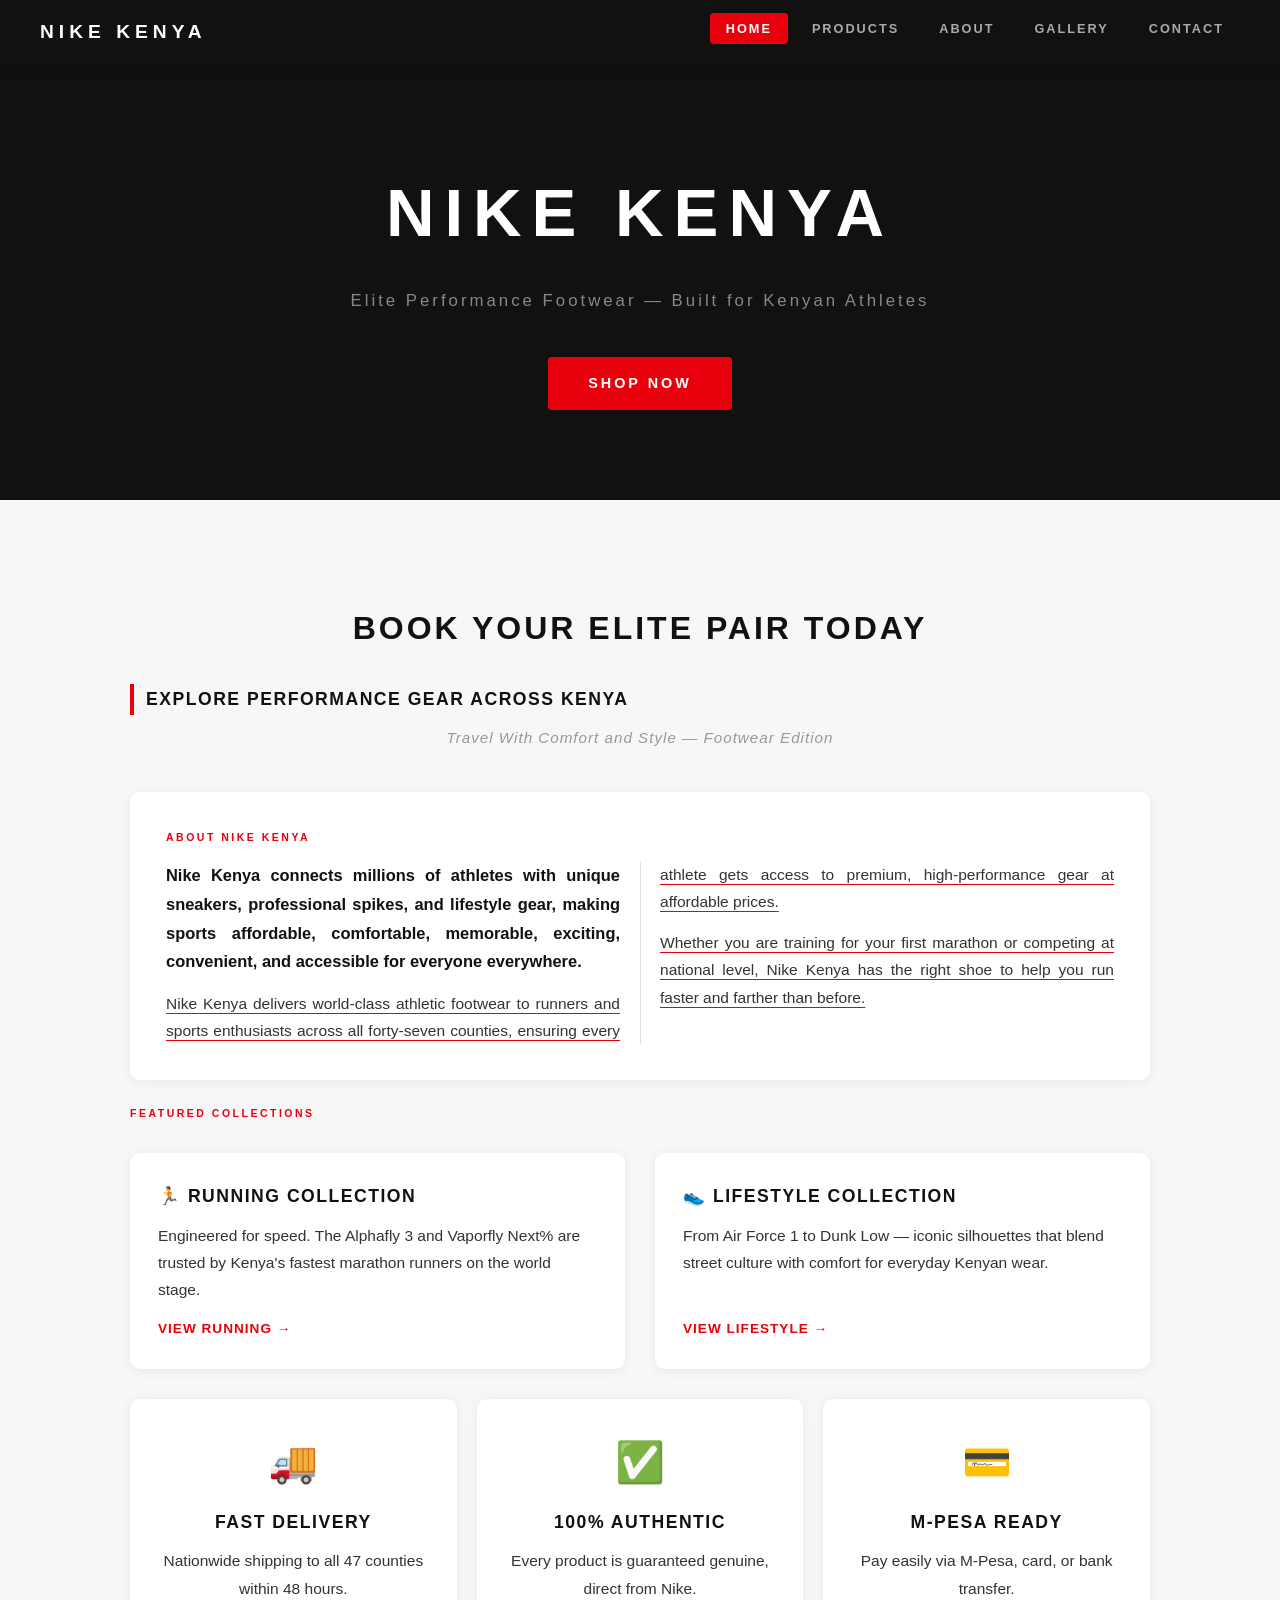
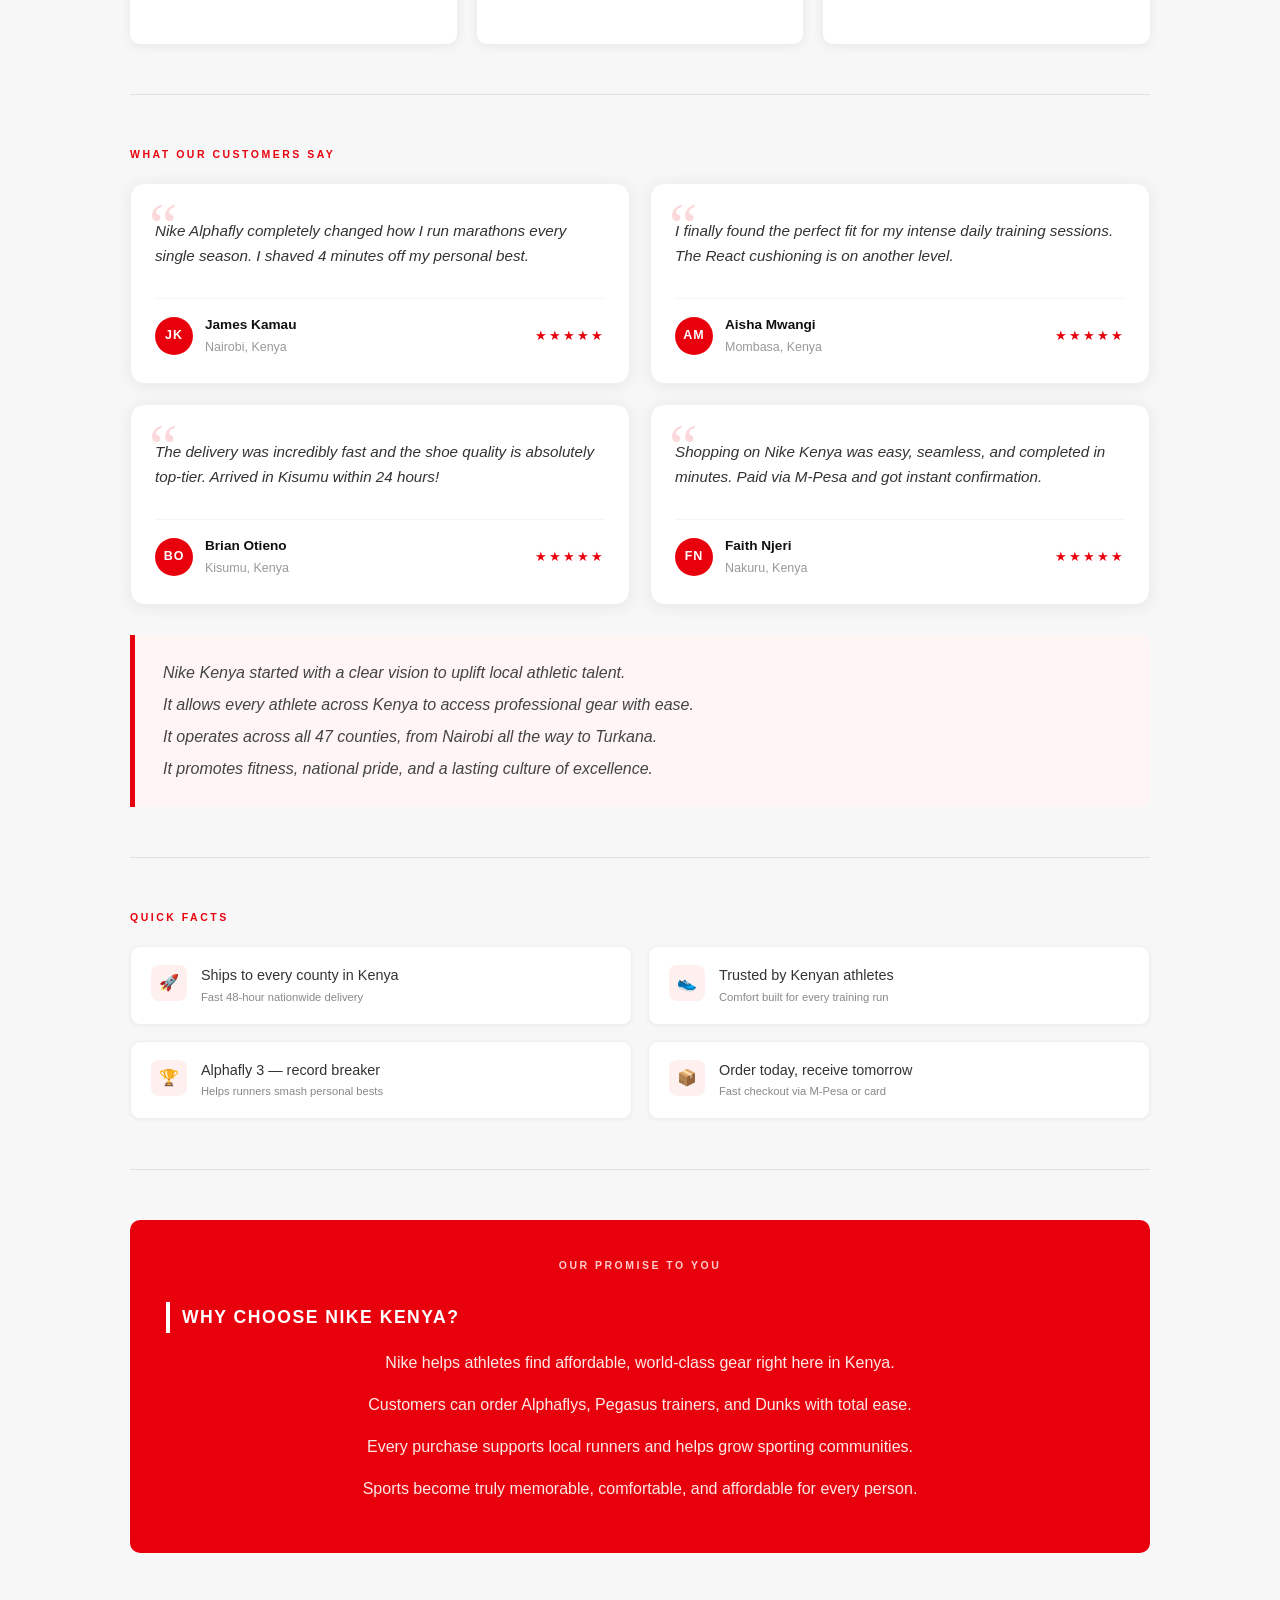
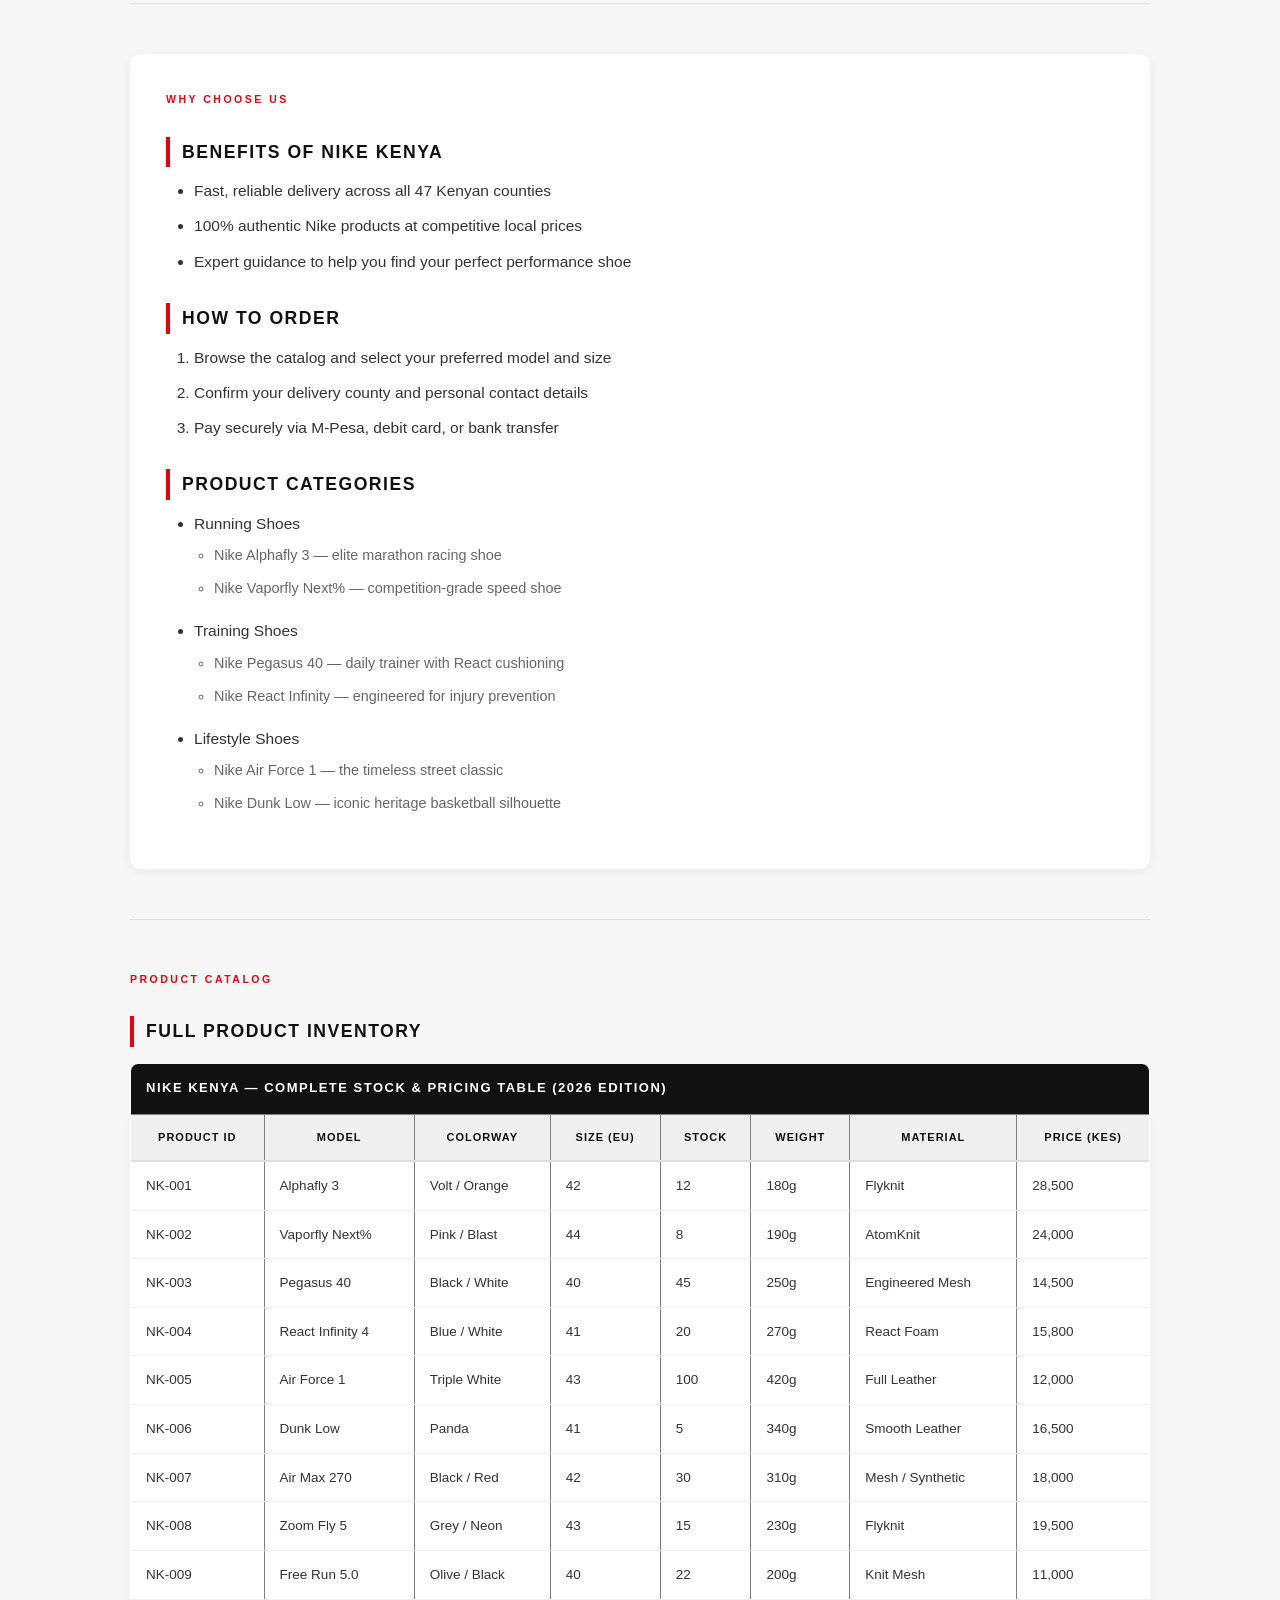
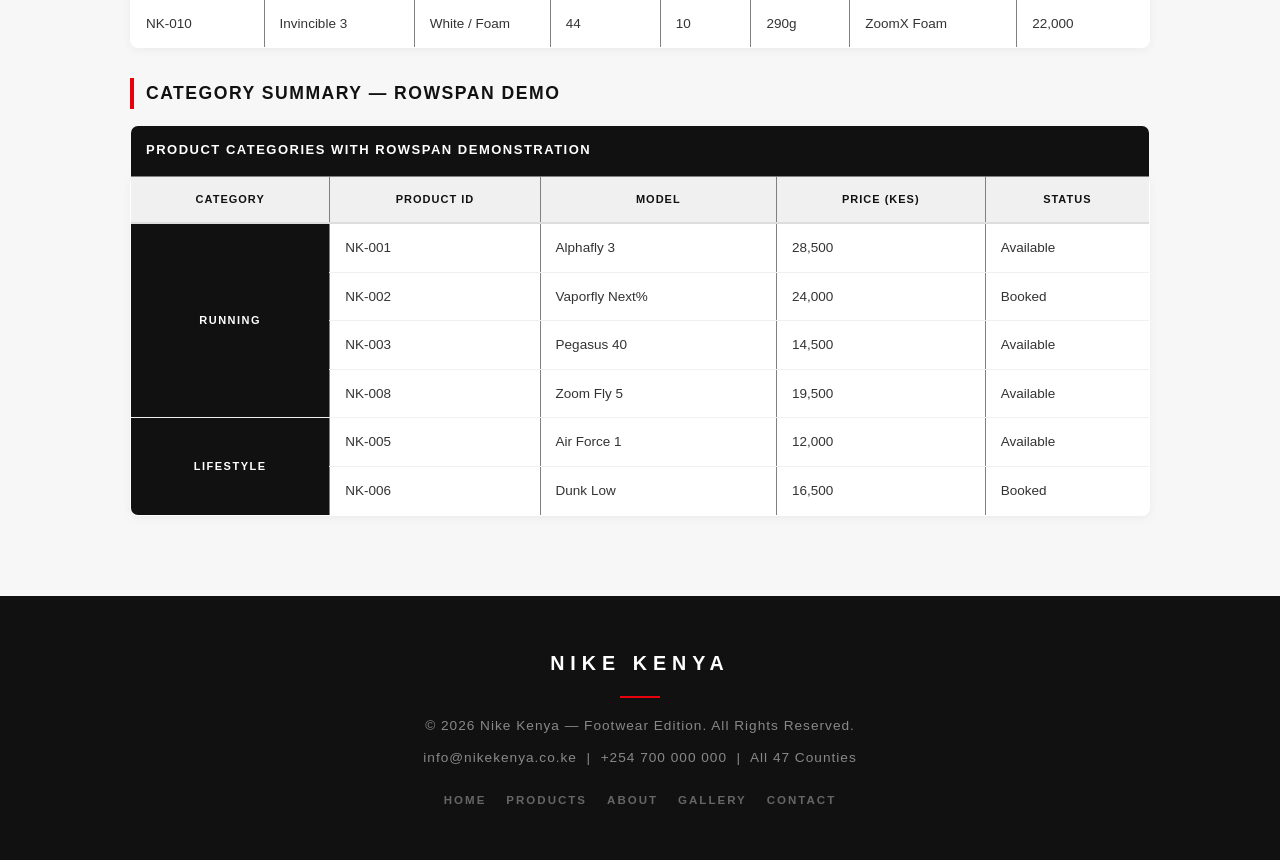
<file: index.html>
<!DOCTYPE html>
<html lang="en">
<head>
    <meta charset="UTF-8">
    <meta name="viewport" content="width=device-width, initial-scale=1.0">
    <title>Nike Kenya | Elite Performance</title>
    <link rel="stylesheet" href="nike_kenya_external.css">
    <style>
        u { text-decoration: underline; text-underline-offset: 4px; text-decoration-color: #e8000d; }
        sup, sub { font-size: 0.72em; font-weight: 600; }
        del { color: #aaaaaa; text-decoration: line-through; }
        q { font-style: italic; color: #555; }
        q::before { content: "\201C"; }
        q::after  { content: "\201D"; }

        .text-columns {
            column-count: 2;
            column-gap: 40px;
            column-rule: 1px solid #e0e0e0;
            text-align: justify;
            margin-top: 15px;
        }
        
        @media (max-width: 768px) {
            .text-columns { column-count: 1; }
        }

        /* --- REDESIGNED QUICK FACTS --- */
        .quick-facts-grid {
            display: grid;
            grid-template-columns: repeat(2, 1fr);
            gap: 16px;
            margin: 20px 0;
        }

        @media (max-width: 600px) {
            .quick-facts-grid { grid-template-columns: 1fr; }
        }

        .quick-fact-item {
            display: flex;
            align-items: flex-start;
            gap: 14px;
            background: #ffffff;
            border: 1px solid #f0f0f0;
            border-radius: 10px;
            padding: 18px 20px;
            box-shadow: 0 1px 4px rgba(0,0,0,0.05);
        }

        .quick-fact-icon {
            width: 36px;
            height: 36px;
            border-radius: 8px;
            background-color: #fff0f0;
            display: flex;
            align-items: center;
            justify-content: center;
            font-size: 16px;
            flex-shrink: 0;
        }

        .quick-fact-text {
            font-size: 0.9em;
            color: #333;
            line-height: 1.5;
            font-weight: 500;
        }

        .quick-fact-text span {
            display: block;
            font-size: 0.78em;
            font-weight: 400;
            color: #888;
            margin-top: 2px;
        }

        /* --- REDESIGNED TESTIMONIALS --- */
        .testimonials-grid {
            display: grid;
            grid-template-columns: repeat(2, 1fr);
            gap: 20px;
            margin: 20px 0 30px;
        }

        @media (max-width: 640px) {
            .testimonials-grid { grid-template-columns: 1fr; }
        }

        .testimonial-card {
            background: #ffffff;
            border-radius: 14px;
            padding: 24px;
            box-shadow: 0 2px 16px rgba(0,0,0,0.07);
            border: 1px solid #f0f0f0;
            position: relative;
            display: flex;
            flex-direction: column;
            gap: 16px;
        }

        .testimonial-card::before {
            content: "\201C";
            font-size: 4em;
            color: #e8000d;
            opacity: 0.15;
            line-height: 1;
            position: absolute;
            top: 10px;
            left: 18px;
            font-family: Georgia, serif;
        }

        .testimonial-text {
            font-size: 0.95em;
            color: #333;
            line-height: 1.65;
            font-style: italic;
            padding-top: 10px;
        }

        .testimonial-footer {
            display: flex;
            align-items: center;
            gap: 12px;
            border-top: 1px solid #f5f5f5;
            padding-top: 14px;
        }

        .testimonial-avatar {
            width: 38px;
            height: 38px;
            border-radius: 50%;
            background-color: #e8000d;
            color: #fff;
            display: flex;
            align-items: center;
            justify-content: center;
            font-size: 0.78em;
            font-weight: 700;
            letter-spacing: 1px;
            flex-shrink: 0;
        }

        .testimonial-name {
            font-size: 0.85em;
            font-weight: 700;
            color: #111;
        }

        .testimonial-location {
            font-size: 0.78em;
            color: #999;
        }

        .testimonial-stars {
            margin-left: auto;
            color: #e8000d;
            font-size: 0.8em;
            letter-spacing: 2px;
        }

        /* --- SECTION LABEL --- */
        .section-label {
            font-size: 10.5px; font-weight: 700; letter-spacing: 2.5px;
            text-transform: uppercase; color: #e8000d; margin-bottom: 6px; display: block;
        }

        .navbar {
            background-color: #111111; display: flex; align-items: center;
            justify-content: space-between; padding: 0 40px; height: 64px;
            position: sticky; top: 0; z-index: 999; box-shadow: 0 2px 12px rgba(0,0,0,0.3);
        }

        .nav-brand { color: #ffffff; font-size: 1.2em; font-weight: 900; letter-spacing: 5px; text-transform: uppercase; }
        .nav-links { list-style: none; display: flex; gap: 8px; margin: 0; padding: 0; }
        .nav-links li a {
            color: #aaaaaa; text-decoration: none; font-size: 0.82em; font-weight: 700;
            letter-spacing: 2px; text-transform: uppercase; padding: 8px 16px;
            border-radius: 4px; transition: color 0.2s, background 0.2s;
        }
        .nav-links li a:hover, .nav-links li a.active { color: #ffffff; background-color: #e8000d; }

        .two-col { display: grid; grid-template-columns: 1fr 1fr; gap: 30px; margin: 30px 0; }
        .two-col-3 { display: grid; grid-template-columns: 1fr 1fr 1fr; gap: 20px; margin: 30px 0; }
        
        .col-card { background: #fff; border-radius: 10px; padding: 28px; box-shadow: 0 2px 12px rgba(0,0,0,0.07); }
        .col-card h3 { border: none; padding: 0; margin-bottom: 10px; }

        .hero-btn {
            display: inline-block; margin-top: 28px; background-color: #e8000d;
            color: #ffffff; text-decoration: none; padding: 14px 40px; border-radius: 4px;
            font-weight: 800; letter-spacing: 3px; text-transform: uppercase; font-size: 0.9em;
        }
        .hero-btn:hover { background-color: #b5000a; }

        .footer-links { margin-top: 20px; display: flex; justify-content: center; gap: 20px; flex-wrap: wrap; }
        .footer-links a { color: #666; text-decoration: none; font-size: 0.82em; font-weight: 700; letter-spacing: 2px; text-transform: uppercase; }
        .footer-links a:hover { color: #e8000d; }
    </style>
</head>
<body>

    <nav class="navbar">
        <div class="nav-brand">NIKE KENYA</div>
        <ul class="nav-links">
            <li><a href="index.html" class="active">Home</a></li>
            <li><a href="products.html">Products</a></li>
            <li><a href="about.html">About</a></li>
            <li><a href="gallery.html">Gallery</a></li>
            <li><a href="contact.html">Contact</a></li>
        </ul>
    </nav>

    <div class="container-hero">
        <h1 style="font-size: 4.2em; letter-spacing: 10px; color: #ffffff; font-weight: 900;">NIKE KENYA</h1>
        <p style="color: #888888; font-size: 1.05em; letter-spacing: 3px; margin-top: 10px;">Elite Performance Footwear — Built for Kenyan Athletes</p>
        <a href="products.html" class="hero-btn">Shop Now</a>
    </div>

    <div class="page-wrap">

        <h2>Book Your Elite Pair Today</h2>
        <h3>Explore Performance Gear Across Kenya</h3>
        <h4>Travel With Comfort and Style — Footwear Edition</h4>

        <div class="container-info">
            <span class="section-label">About Nike Kenya</span>
            <div class="text-columns">
                <p><strong style="font-size: 1.06em; color: #111111;">Nike Kenya connects millions of athletes with unique sneakers, professional spikes, and lifestyle gear, making sports affordable, comfortable, memorable, exciting, convenient, and accessible for everyone everywhere.</strong></p>
                <p><u>Nike Kenya delivers world-class athletic footwear to runners and sports enthusiasts across all forty-seven counties, ensuring every athlete gets access to premium, high-performance gear at affordable prices.</u></p>
                <p><u>Whether you are training for your first marathon or competing at national level, Nike Kenya has the right shoe to help you run faster and farther than before.</u></p>
            </div>
        </div>

        <span class="section-label">Featured Collections</span>
        <div class="two-col">
            <div class="col-card">
                <h3>🏃 Running Collection</h3>
                <p>Engineered for speed. The Alphafly 3 and Vaporfly Next% are trusted by Kenya's fastest marathon runners on the world stage.</p>
                <a href="products.html" style="color:#e8000d; font-weight:700; text-decoration:none; font-size:0.85em; letter-spacing:1px; text-transform:uppercase;">View Running →</a>
            </div>
            <div class="col-card">
                <h3>👟 Lifestyle Collection</h3>
                <p>From Air Force 1 to Dunk Low — iconic silhouettes that blend street culture with comfort for everyday Kenyan wear.</p>
                <a href="products.html" style="color:#e8000d; font-weight:700; text-decoration:none; font-size:0.85em; letter-spacing:1px; text-transform:uppercase;">View Lifestyle →</a>
            </div>
        </div>

        <div class="two-col-3">
            <div class="col-card" style="text-align:center;">
                <div style="font-size:2.5em; margin-bottom:10px;">🚚</div>
                <h3>Fast Delivery</h3>
                <p>Nationwide shipping to all 47 counties within 48 hours.</p>
            </div>
            <div class="col-card" style="text-align:center;">
                <div style="font-size:2.5em; margin-bottom:10px;">✅</div>
                <h3>100% Authentic</h3>
                <p>Every product is guaranteed genuine, direct from Nike.</p>
            </div>
            <div class="col-card" style="text-align:center;">
                <div style="font-size:2.5em; margin-bottom:10px;">💳</div>
                <h3>M-Pesa Ready</h3>
                <p>Pay easily via M-Pesa, card, or bank transfer.</p>
            </div>
        </div>

        <hr>

        <!-- REDESIGNED: What Our Customers Say -->
        <span class="section-label">What Our Customers Say</span>

        <div class="testimonials-grid">
            <div class="testimonial-card">
                <p class="testimonial-text">Nike Alphafly completely changed how I run marathons every single season. I shaved 4 minutes off my personal best.</p>
                <div class="testimonial-footer">
                    <div class="testimonial-avatar">JK</div>
                    <div>
                        <div class="testimonial-name">James Kamau</div>
                        <div class="testimonial-location">Nairobi, Kenya</div>
                    </div>
                    <div class="testimonial-stars">★★★★★</div>
                </div>
            </div>
            <div class="testimonial-card">
                <p class="testimonial-text">I finally found the perfect fit for my intense daily training sessions. The React cushioning is on another level.</p>
                <div class="testimonial-footer">
                    <div class="testimonial-avatar">AM</div>
                    <div>
                        <div class="testimonial-name">Aisha Mwangi</div>
                        <div class="testimonial-location">Mombasa, Kenya</div>
                    </div>
                    <div class="testimonial-stars">★★★★★</div>
                </div>
            </div>
            <div class="testimonial-card">
                <p class="testimonial-text">The delivery was incredibly fast and the shoe quality is absolutely top-tier. Arrived in Kisumu within 24 hours!</p>
                <div class="testimonial-footer">
                    <div class="testimonial-avatar">BO</div>
                    <div>
                        <div class="testimonial-name">Brian Otieno</div>
                        <div class="testimonial-location">Kisumu, Kenya</div>
                    </div>
                    <div class="testimonial-stars">★★★★★</div>
                </div>
            </div>
            <div class="testimonial-card">
                <p class="testimonial-text">Shopping on Nike Kenya was easy, seamless, and completed in minutes. Paid via M-Pesa and got instant confirmation.</p>
                <div class="testimonial-footer">
                    <div class="testimonial-avatar">FN</div>
                    <div>
                        <div class="testimonial-name">Faith Njeri</div>
                        <div class="testimonial-location">Nakuru, Kenya</div>
                    </div>
                    <div class="testimonial-stars">★★★★★</div>
                </div>
            </div>
        </div>

        <blockquote>
            Nike Kenya started with a clear vision to uplift local athletic talent.<br>
            It allows every athlete across Kenya to access professional gear with ease.<br>
            It operates across all 47 counties, from Nairobi all the way to Turkana.<br>
            It promotes fitness, national pride, and a lasting culture of excellence.
        </blockquote>

        <!-- REDESIGNED: Quick Facts -->
        <hr>

        <span class="section-label">Quick Facts</span>
        <div class="quick-facts-grid">
            <div class="quick-fact-item">
                <div class="quick-fact-icon">🚀</div>
                <div>
                    <div class="quick-fact-text">Ships to every county in Kenya
                        <span>Fast 48-hour nationwide delivery</span>
                    </div>
                </div>
            </div>
            <div class="quick-fact-item">
                <div class="quick-fact-icon">👟</div>
                <div>
                    <div class="quick-fact-text">Trusted by Kenyan athletes
                        <span>Comfort built for every training run</span>
                    </div>
                </div>
            </div>
            <div class="quick-fact-item">
                <div class="quick-fact-icon">🏆</div>
                <div>
                    <div class="quick-fact-text">Alphafly 3 — record breaker
                        <span>Helps runners smash personal bests</span>
                    </div>
                </div>
            </div>
            <div class="quick-fact-item">
                <div class="quick-fact-icon">📦</div>
                <div>
                    <div class="quick-fact-text">Order today, receive tomorrow
                        <span>Fast checkout via M-Pesa or card</span>
                    </div>
                </div>
            </div>
        </div>

        <hr>

        <div class="container-dark">
            <span class="section-label" style="color:#ffcccc;">Our Promise to You</span>
            <h3 style="color:#ffffff; border-left:4px solid #ffffff; display:block; text-align:left;">Why Choose Nike Kenya?</h3>
            <p>Nike helps athletes find affordable, world-class gear right here in Kenya.</p>
            <p>Customers can order Alphaflys, Pegasus trainers, and Dunks with total ease.</p>
            <p>Every purchase supports local runners and helps grow sporting communities.</p>
            <p>Sports become truly memorable, comfortable, and affordable for every person.</p>
        </div>

        <hr>

        <div class="container-light">
            <span class="section-label">Why Choose Us</span>
            <h3>Benefits of Nike Kenya</h3>
            <ul>
                <li>Fast, reliable delivery across all 47 Kenyan counties</li>
                <li>100% authentic Nike products at competitive local prices</li>
                <li>Expert guidance to help you find your perfect performance shoe</li>
            </ul>

            <h3>How to Order</h3>
            <ol>
                <li>Browse the catalog and select your preferred model and size</li>
                <li>Confirm your delivery county and personal contact details</li>
                <li>Pay securely via M-Pesa, debit card, or bank transfer</li>
            </ol>

            <h3>Product Categories</h3>
            <ul>
                <li>Running Shoes
                    <ul>
                        <li>Nike Alphafly 3 — elite marathon racing shoe</li>
                        <li>Nike Vaporfly Next% — competition-grade speed shoe</li>
                    </ul>
                </li>
                <li>Training Shoes
                    <ul>
                        <li>Nike Pegasus 40 — daily trainer with React cushioning</li>
                        <li>Nike React Infinity — engineered for injury prevention</li>
                    </ul>
                </li>
                <li>Lifestyle Shoes
                    <ul>
                        <li>Nike Air Force 1 — the timeless street classic</li>
                        <li>Nike Dunk Low — iconic heritage basketball silhouette</li>
                    </ul>
                </li>
            </ul>
        </div>

        <hr>

        <span class="section-label">Product Catalog</span>
        <h3>Full Product Inventory</h3>
        <table border="1">
            <caption>Nike Kenya — Complete Stock &amp; Pricing Table (2026 Edition)</caption>
            <thead>
                <tr>
                    <th>Product ID</th><th>Model</th><th>Colorway</th><th>Size (EU)</th><th>Stock</th><th>Weight</th><th>Material</th><th>Price (KES)</th>
                </tr>
            </thead>
            <tbody>
                <tr><td>NK-001</td><td>Alphafly 3</td><td>Volt / Orange</td><td>42</td><td>12</td><td>180g</td><td>Flyknit</td><td>28,500</td></tr>
                <tr><td>NK-002</td><td>Vaporfly Next%</td><td>Pink / Blast</td><td>44</td><td>8</td><td>190g</td><td>AtomKnit</td><td>24,000</td></tr>
                <tr><td>NK-003</td><td>Pegasus 40</td><td>Black / White</td><td>40</td><td>45</td><td>250g</td><td>Engineered Mesh</td><td>14,500</td></tr>
                <tr><td>NK-004</td><td>React Infinity 4</td><td>Blue / White</td><td>41</td><td>20</td><td>270g</td><td>React Foam</td><td>15,800</td></tr>
                <tr><td>NK-005</td><td>Air Force 1</td><td>Triple White</td><td>43</td><td>100</td><td>420g</td><td>Full Leather</td><td>12,000</td></tr>
                <tr><td>NK-006</td><td>Dunk Low</td><td>Panda</td><td>41</td><td>5</td><td>340g</td><td>Smooth Leather</td><td>16,500</td></tr>
                <tr><td>NK-007</td><td>Air Max 270</td><td>Black / Red</td><td>42</td><td>30</td><td>310g</td><td>Mesh / Synthetic</td><td>18,000</td></tr>
                <tr><td>NK-008</td><td>Zoom Fly 5</td><td>Grey / Neon</td><td>43</td><td>15</td><td>230g</td><td>Flyknit</td><td>19,500</td></tr>
                <tr><td>NK-009</td><td>Free Run 5.0</td><td>Olive / Black</td><td>40</td><td>22</td><td>200g</td><td>Knit Mesh</td><td>11,000</td></tr>
                <tr><td>NK-010</td><td>Invincible 3</td><td>White / Foam</td><td>44</td><td>10</td><td>290g</td><td>ZoomX Foam</td><td>22,000</td></tr>
            </tbody>
        </table>

        <h3>Category Summary — Rowspan Demo</h3>
        <table border="1">
            <caption>Product Categories with Rowspan Demonstration</caption>
            <thead>
                <tr><th>Category</th><th>Product ID</th><th>Model</th><th>Price (KES)</th><th>Status</th></tr>
            </thead>
            <tbody>
                <tr><td rowspan="4">Running</td><td>NK-001</td><td>Alphafly 3</td><td>28,500</td><td>Available</td></tr>
                <tr><td>NK-002</td><td>Vaporfly Next%</td><td>24,000</td><td>Booked</td></tr>
                <tr><td>NK-003</td><td>Pegasus 40</td><td>14,500</td><td>Available</td></tr>
                <tr><td>NK-008</td><td>Zoom Fly 5</td><td>19,500</td><td>Available</td></tr>
                <tr><td rowspan="2">Lifestyle</td><td>NK-005</td><td>Air Force 1</td><td>12,000</td><td>Available</td></tr>
                <tr><td>NK-006</td><td>Dunk Low</td><td>16,500</td><td>Booked</td></tr>
            </tbody>
        </table>

    </div>

    <footer>
        <p class="footer-brand">NIKE KENYA</p>
        <hr class="footer-divider">
        <p>&copy; 2026 Nike Kenya — Footwear Edition. All Rights Reserved.</p>
        <p>info@nikekenya.co.ke &nbsp;|&nbsp; +254 700 000 000 &nbsp;|&nbsp; All 47 Counties</p>
        <div class="footer-links">
            <a href="index.html">Home</a>
            <a href="products.html">Products</a>
            <a href="about.html">About</a>
            <a href="gallery.html">Gallery</a>
            <a href="contact.html">Contact</a>
        </div>
    </footer>

</body>
</html>
</file>
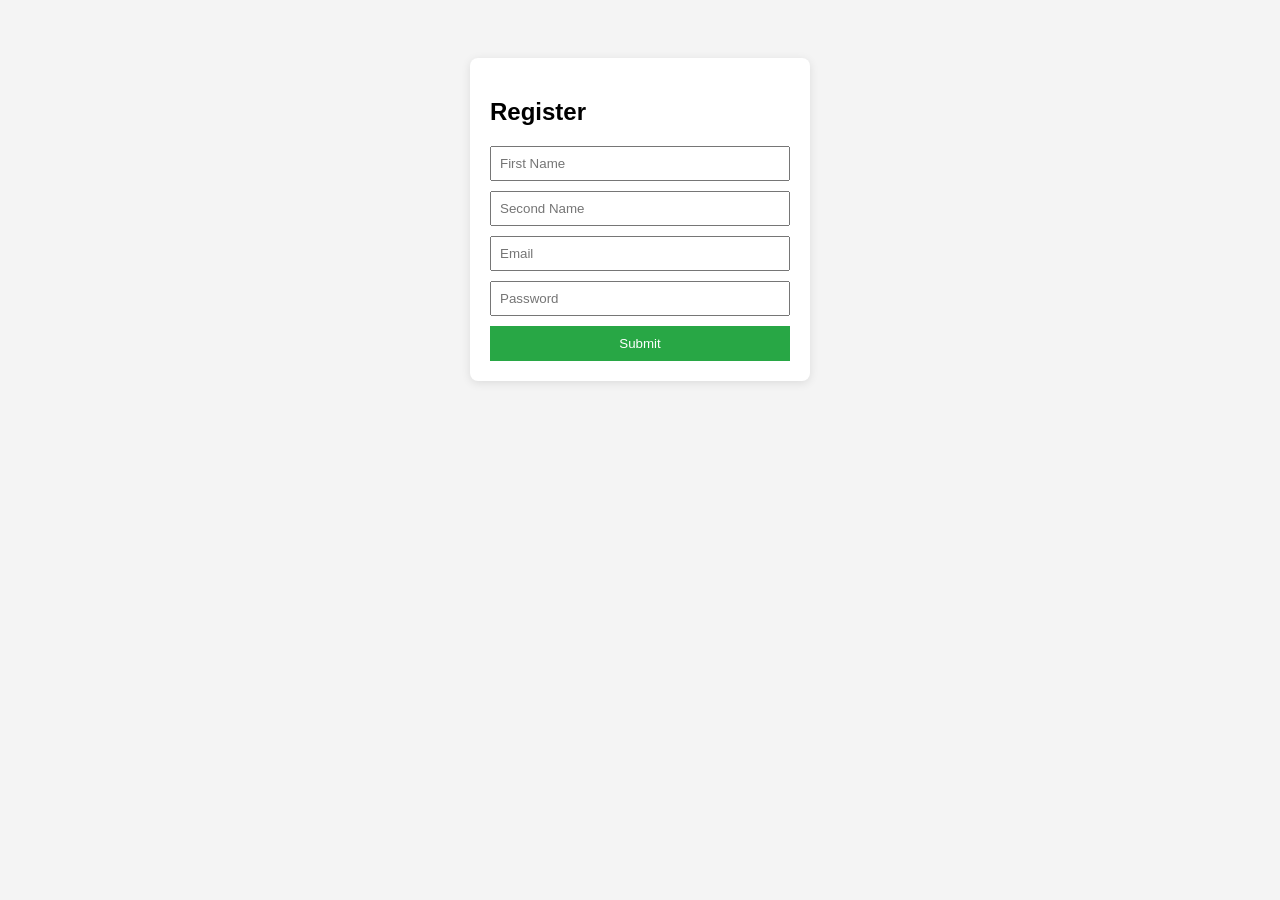
<file: form-registration/index.html>
<!DOCTYPE html>
<html>
<head>
    <title>Registration Form</title>
    <style>
        body { font-family: sans-serif; display: flex; justify-content: center; padding: 50px; background: #f4f4f4; }
        .box { background: white; padding: 20px; border-radius: 8px; box-shadow: 0 2px 10px rgba(0,0,0,0.1); width: 300px;}
        input { display: block; width: 100%; margin-bottom: 10px; padding: 8px; box-sizing: border-box; }
        button { width: 100%; padding: 10px; background: #28a745; color: white; border: none; cursor: pointer; }
        #message { display: none; color: green; text-align: center; margin-top: 20px; }
    </style>
</head>
<body>
    <div class="box" id="formBox">
        <h2>Register</h2>
        <form id="regForm">
            <input type="text" placeholder="First Name" required>
            <input type="text" placeholder="Second Name" required>
            <input type="email" placeholder="Email" required>
            <input type="password" placeholder="Password" required>
            <button type="submit">Submit</button>
        </form>
    </div>

    <div class="box" id="successBox" style="display:none;">
        <h2 style="color: green;">Thank You!</h2>
        <p>Your form has been submitted successfully.</p>
        <button onclick="location.reload()">Back</button>
    </div>

    <script>
        document.getElementById('regForm').onsubmit = function(e) {
            e.preventDefault(); // This stops the page from looking for a PHP file
            document.getElementById('formBox').style.display = 'none';
            document.getElementById('successBox').style.display = 'block';
        };
    </script>
</body>
</html>
</file>
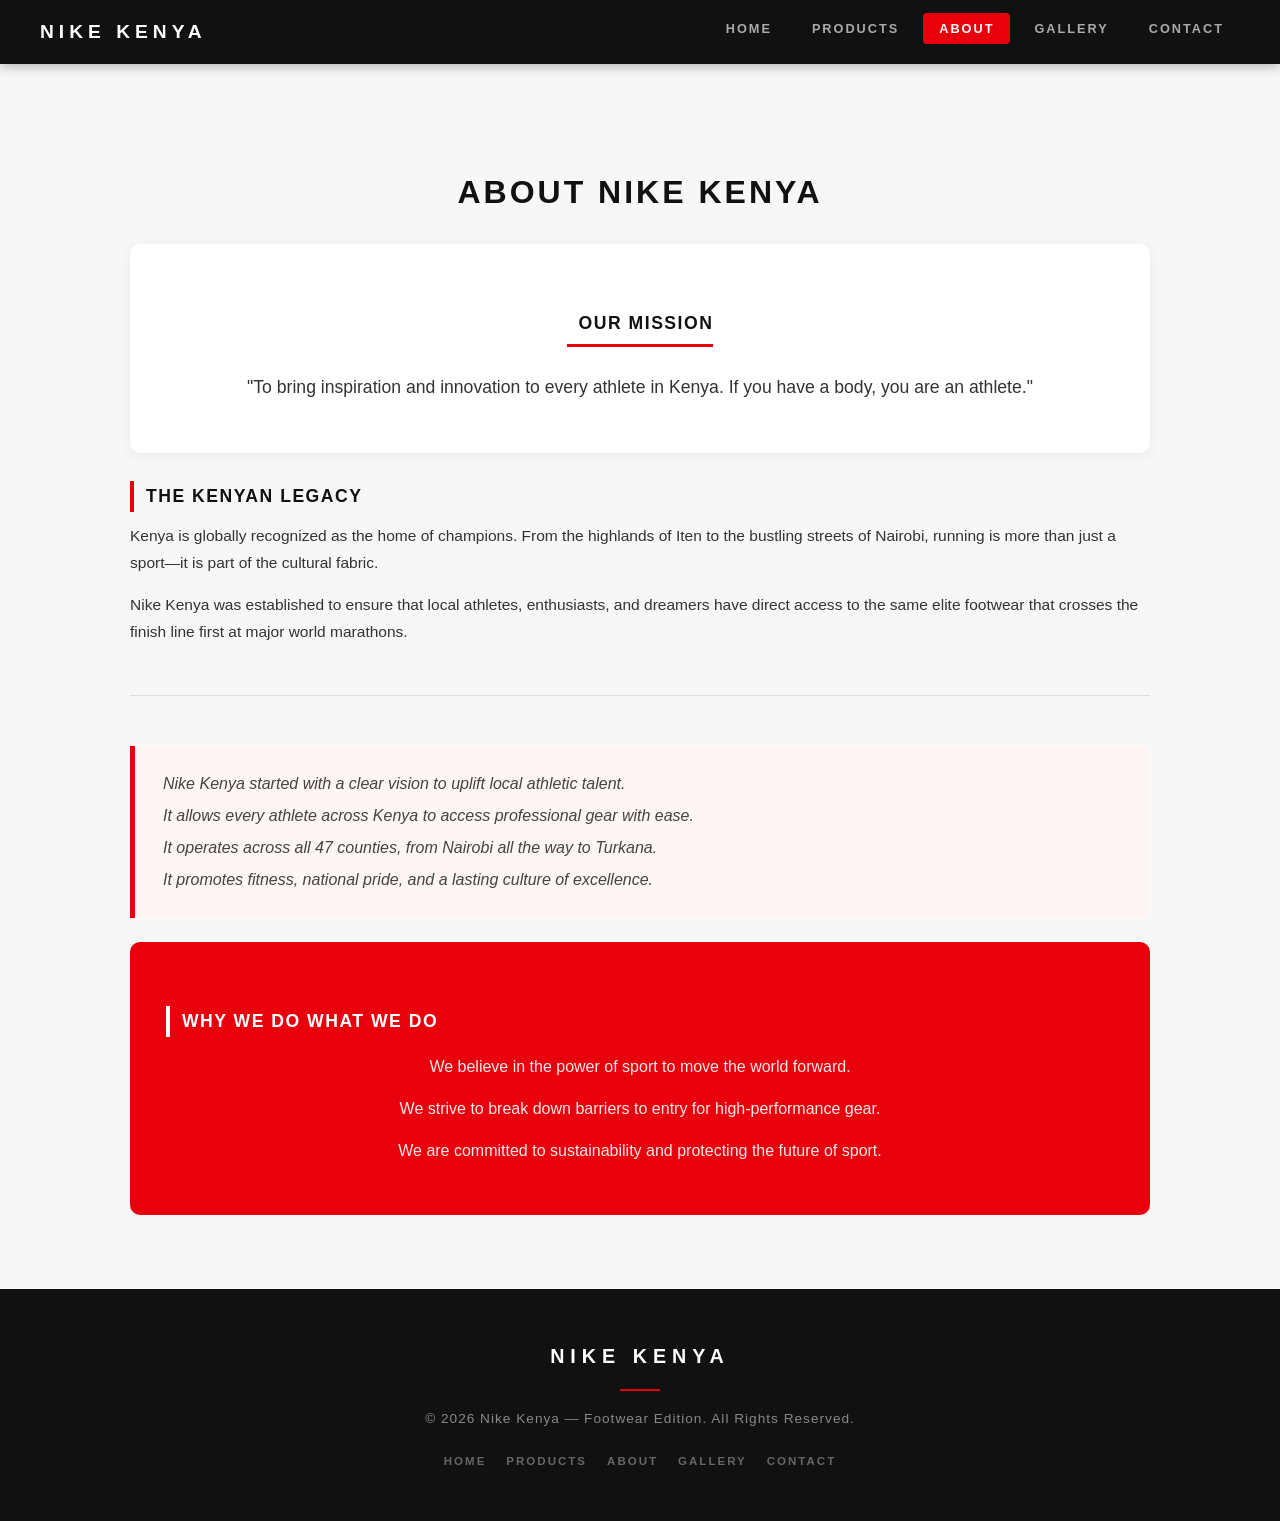
<file: about.html>
<!DOCTYPE html>
<html lang="en">
<head>
    <meta charset="UTF-8">
    <meta name="viewport" content="width=device-width, initial-scale=1.0">
    <title>Nike Kenya | About Us</title>
    <link rel="stylesheet" href="nike_kenya_external.css">
</head>
<body>

    <nav class="navbar">
        <div class="nav-brand">NIKE KENYA</div>
        <ul class="nav-links">
            <li><a href="index.html">Home</a></li>
            <li><a href="products.html">Products</a></li>
            <li><a href="about.html" class="active">About</a></li>
            <li><a href="gallery.html">Gallery</a></li>
            <li><a href="contact.html">Contact</a></li>
        </ul>
    </nav>

    <div class="page-wrap">
        <h2>About Nike Kenya</h2>
        
        <div class="container-info" style="text-align: center;">
            <h3 style="border-left: none; display: inline-block; border-bottom: 3px solid #e8000d; padding-bottom: 5px;">Our Mission</h3>
            <p style="font-size: 1.1em; line-height: 1.8; margin-top: 15px;">
                "To bring inspiration and innovation to every athlete in Kenya. If you have a body, you are an athlete."
            </p>
        </div>

        <div>
            <h3>The Kenyan Legacy</h3>
            <p>Kenya is globally recognized as the home of champions. From the highlands of Iten to the bustling streets of Nairobi, running is more than just a sport—it is part of the cultural fabric.</p>
            <p>Nike Kenya was established to ensure that local athletes, enthusiasts, and dreamers have direct access to the same elite footwear that crosses the finish line first at major world marathons.</p>
        </div>

        <hr>

        <blockquote>
            Nike Kenya started with a clear vision to uplift local athletic talent.<br>
            It allows every athlete across Kenya to access professional gear with ease.<br>
            It operates across all 47 counties, from Nairobi all the way to Turkana.<br>
            It promotes fitness, national pride, and a lasting culture of excellence.
        </blockquote>

        <div class="container-dark">
            <h3 style="color:#ffffff; border-left:4px solid #ffffff; display:block; text-align:left;">Why We Do What We Do</h3>
            <p>We believe in the power of sport to move the world forward.</p>
            <p>We strive to break down barriers to entry for high-performance gear.</p>
            <p>We are committed to sustainability and protecting the future of sport.</p>
        </div>
    </div>

    <footer>
        <p class="footer-brand">NIKE KENYA</p>
        <hr class="footer-divider">
        <p>&copy; 2026 Nike Kenya — Footwear Edition. All Rights Reserved.</p>
        <div class="footer-links">
            <a href="index.html">Home</a>
            <a href="products.html">Products</a>
            <a href="about.html">About</a>
            <a href="gallery.html">Gallery</a>
            <a href="contact.html">Contact</a>
        </div>
    </footer>
</body>
</html>
</file>
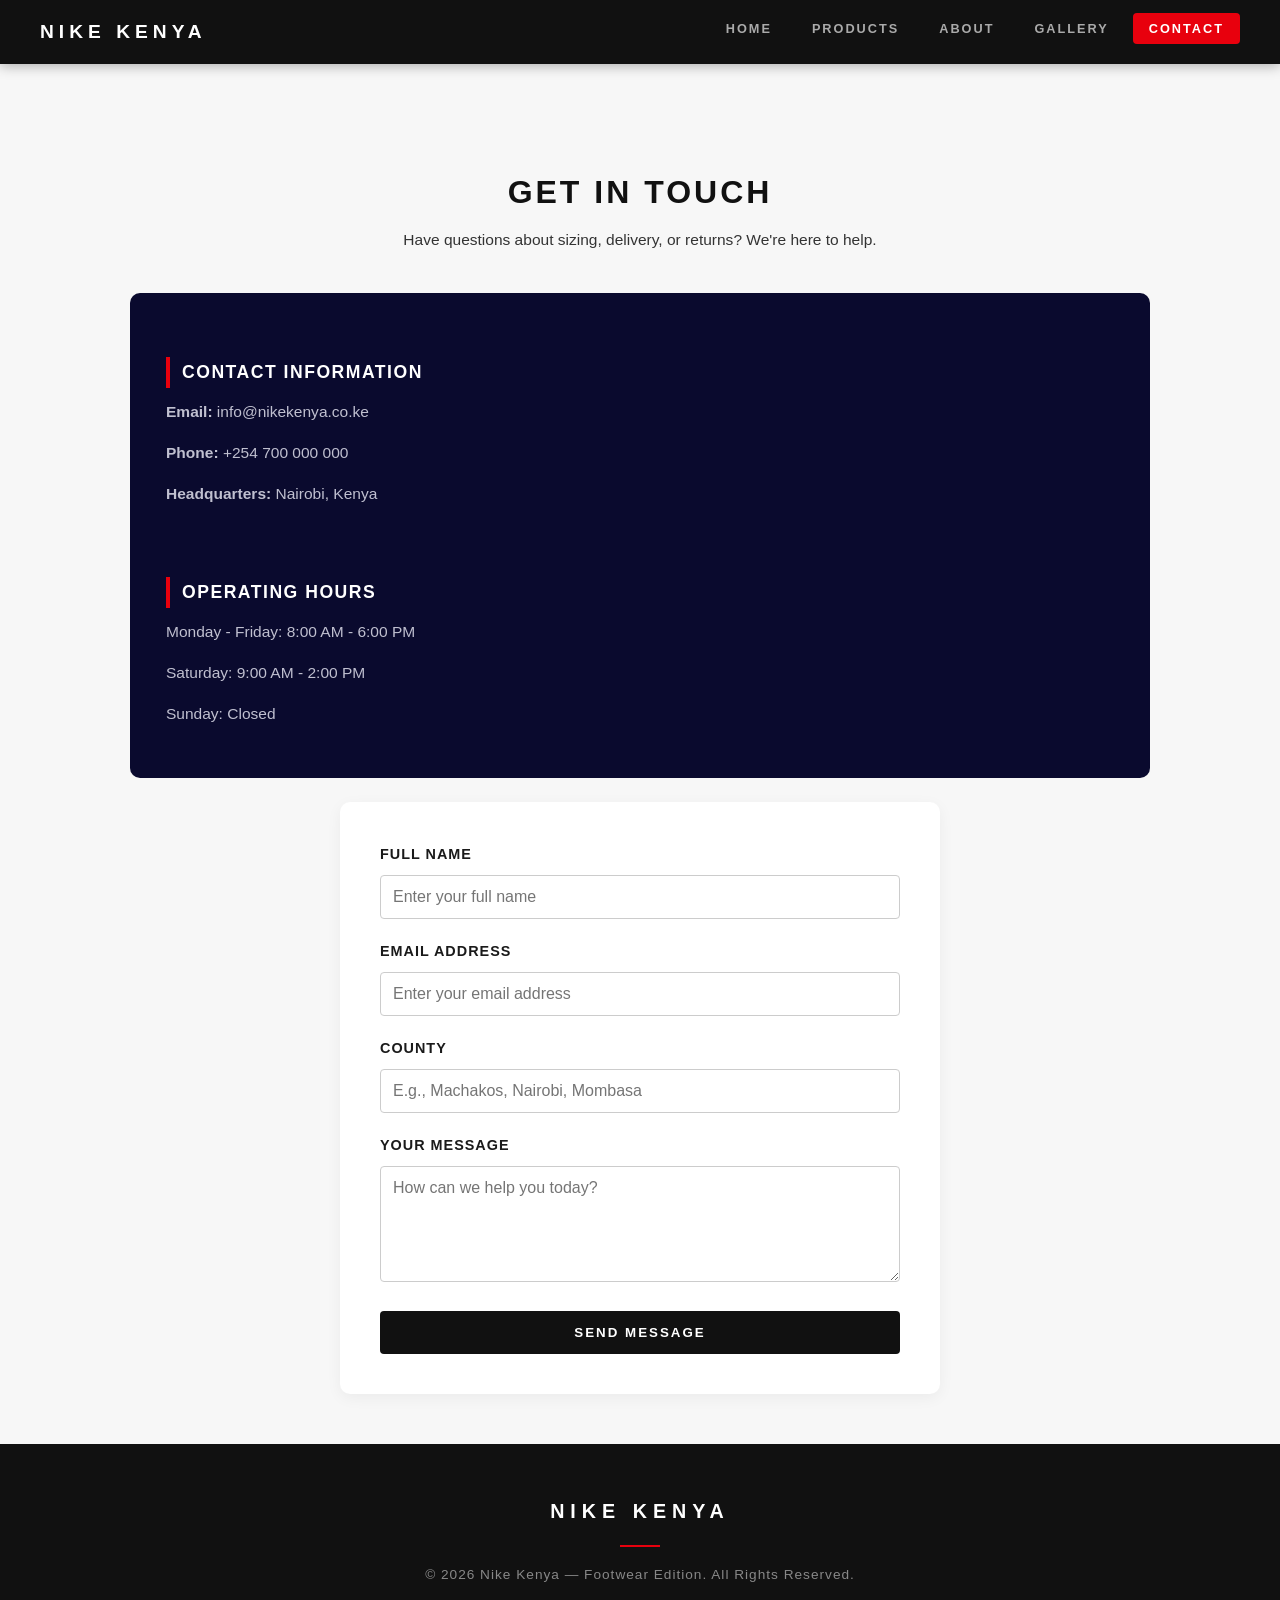
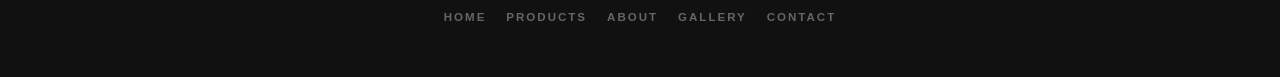
<file: contact.html>
<!DOCTYPE html>
<html lang="en">
<head>
    <meta charset="UTF-8">
    <meta name="viewport" content="width=device-width, initial-scale=1.0">
    <title>Nike Kenya | Contact</title>
    <link rel="stylesheet" href="nike_kenya_external.css">
    
    <style>
        .contact-form {
            background: #fff;
            padding: 40px;
            border-radius: 10px;
            box-shadow: 0 4px 15px rgba(0,0,0,0.05);
            max-width: 600px;
            margin: 0 auto;
        }
        .form-group {
            margin-bottom: 20px;
        }
        .form-group label {
            display: block;
            font-weight: 700;
            margin-bottom: 8px;
            font-size: 0.9em;
            text-transform: uppercase;
            letter-spacing: 1px;
        }
        .form-group input, .form-group textarea {
            width: 100%;
            padding: 12px;
            border: 1px solid #ccc;
            border-radius: 4px;
            font-family: inherit;
            font-size: 1em;
        }
        .form-group input:focus, .form-group textarea:focus {
            border-color: #e8000d;
            outline: none;
        }
        .submit-btn {
            background-color: #111111;
            color: #ffffff;
            border: none;
            padding: 14px 30px;
            border-radius: 4px;
            font-weight: 800;
            letter-spacing: 2px;
            text-transform: uppercase;
            cursor: pointer;
            width: 100%;
            transition: background 0.2s;
        }
        .submit-btn:hover {
            background-color: #e8000d;
        }
    </style>
</head>
<body>

    <nav class="navbar">
        <div class="nav-brand">NIKE KENYA</div>
        <ul class="nav-links">
            <li><a href="index.html">Home</a></li>
            <li><a href="products.html">Products</a></li>
            <li><a href="about.html">About</a></li>
            <li><a href="gallery.html">Gallery</a></li>
            <li><a href="contact.html" class="active">Contact</a></li>
        </ul>
    </nav>

    <div class="page-wrap">
        <h2>Get In Touch</h2>
        <p style="text-align: center; margin-bottom: 40px;">Have questions about sizing, delivery, or returns? We're here to help.</p>

        <div class="two-col">
            <div class="container-highlight">
                <h3 style="color:#ffffff;">Contact Information</h3>
                <p><strong>Email:</strong> info@nikekenya.co.ke</p>
                <p><strong>Phone:</strong> +254 700 000 000</p>
                <p><strong>Headquarters:</strong> Nairobi, Kenya</p>
                <br>
                <h3 style="color:#ffffff;">Operating Hours</h3>
                <p>Monday - Friday: 8:00 AM - 6:00 PM</p>
                <p>Saturday: 9:00 AM - 2:00 PM</p>
                <p>Sunday: Closed</p>
            </div>

            <div class="contact-form">
                <form action="#" method="POST">
                    <div class="form-group">
                        <label for="name">Full Name</label>
                        <input type="text" id="name" name="name" placeholder="Enter your full name" required>
                    </div>
                    
                    <div class="form-group">
                        <label for="email">Email Address</label>
                        <input type="email" id="email" name="email" placeholder="Enter your email address" required>
                    </div>

                    <div class="form-group">
                        <label for="county">County</label>
                        <input type="text" id="county" name="county" placeholder="E.g., Machakos, Nairobi, Mombasa" required>
                    </div>

                    <div class="form-group">
                        <label for="message">Your Message</label>
                        <textarea id="message" name="message" rows="5" placeholder="How can we help you today?" required></textarea>
                    </div>

                    <button type="submit" class="submit-btn">Send Message</button>
                </form>
            </div>
        </div>
    </div>

    <footer>
        <p class="footer-brand">NIKE KENYA</p>
        <hr class="footer-divider">
        <p>&copy; 2026 Nike Kenya — Footwear Edition. All Rights Reserved.</p>
        <div class="footer-links">
            <a href="index.html">Home</a>
            <a href="products.html">Products</a>
            <a href="about.html">About</a>
            <a href="gallery.html">Gallery</a>
            <a href="contact.html">Contact</a>
        </div>
    </footer>
</body>
</html>
</file>
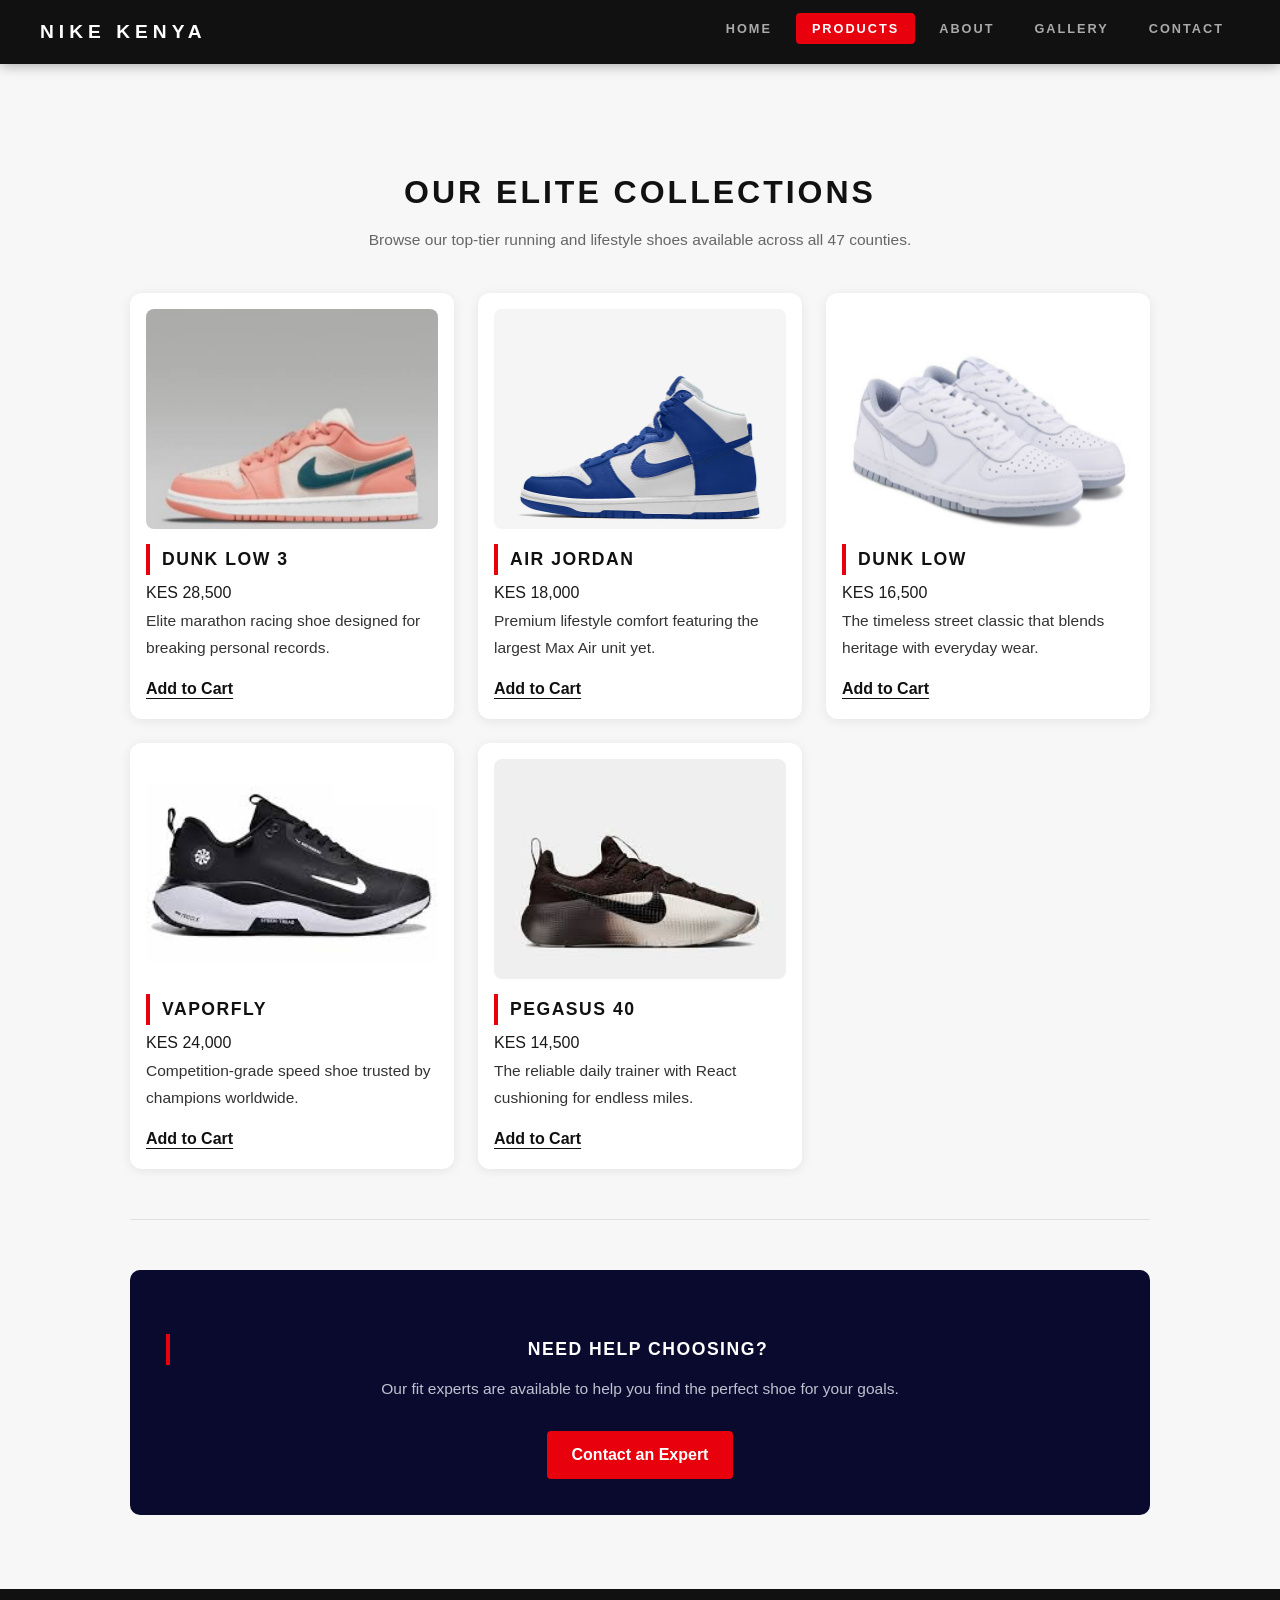
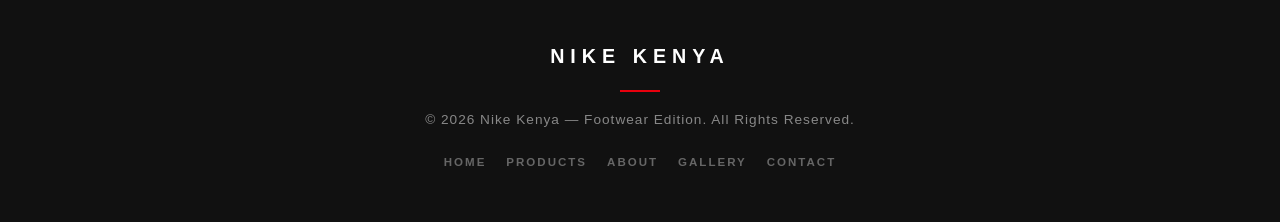
<file: products.html>
<!DOCTYPE html>
<html lang="en">
<head>
    <meta charset="UTF-8">
    <meta name="viewport" content="width=device-width, initial-scale=1.0">
    <title>Nike Kenya | Products</title>
    <link rel="stylesheet" href="nike_kenya_external.css">
</head>
<body>

    <nav class="navbar">
        <div class="nav-brand">NIKE KENYA</div>
        <ul class="nav-links">
            <li><a href="index.html">Home</a></li>
            <li><a href="products.html" class="active">Products</a></li>
            <li><a href="about.html">About</a></li>
            <li><a href="gallery.html">Gallery</a></li>
            <li><a href="contact.html">Contact</a></li>
        </ul>
    </nav>

    <div class="page-wrap">
        <h2>Our Elite Collections</h2>
        <p style="text-align: center; color: #666; margin-bottom: 40px;">Browse our top-tier running and lifestyle shoes available across all 47 counties.</p>

        <div class="two-col-3">
            <div class="col-card">
                <img src="IMG_3896.jpeg" alt="Alphafly 3" class="product-img">
                <h3>Dunk Low 3</h3>
                <span class="price-tag">KES 28,500</span>
                <p>Elite marathon racing shoe designed for breaking personal records.</p>
                <a href="#" style="color:#111; font-weight:700; text-decoration:underline; text-underline-offset: 4px;">Add to Cart</a>
            </div>

            <div class="col-card">
                <img src="IMG_3897.jpeg" alt="Air Max" class="product-img">
                <h3>Air Jordan</h3>
                <span class="price-tag">KES 18,000</span>
                <p>Premium lifestyle comfort featuring the largest Max Air unit yet.</p>
                <a href="#" style="color:#111; font-weight:700; text-decoration:underline; text-underline-offset: 4px;">Add to Cart</a>
            </div>

            <div class="col-card">
                <img src="IMG_3898.jpeg" alt="Classic Dunk" class="product-img">
                <h3>Dunk Low</h3>
                <span class="price-tag">KES 16,500</span>
                <p>The timeless street classic that blends heritage with everyday wear.</p>
                <a href="#" style="color:#111; font-weight:700; text-decoration:underline; text-underline-offset: 4px;">Add to Cart</a>
            </div>

            <div class="col-card">
                <img src="nike1.jpg" alt="Vaporfly Next%" class="product-img">
                <h3>Vaporfly </h3>
                <span class="price-tag">KES 24,000</span>
                <p>Competition-grade speed shoe trusted by champions worldwide.</p>
                <a href="#" style="color:#111; font-weight:700; text-decoration:underline; text-underline-offset: 4px;">Add to Cart</a>
            </div>

            <div class="col-card">
                <img src="nike2.jpg" alt="Pegasus 40" class="product-img">
                <h3>Pegasus 40</h3>
                <span class="price-tag">KES 14,500</span>
                <p>The reliable daily trainer with React cushioning for endless miles.</p>
                <a href="#" style="color:#111; font-weight:700; text-decoration:underline; text-underline-offset: 4px;">Add to Cart</a>
            </div>
        </div>

        <hr>

        <div class="container-highlight" style="text-align: center;">
            <h3>Need Help Choosing?</h3>
            <p>Our fit experts are available to help you find the perfect shoe for your goals.</p>
            <a href="contact.html" style="display:inline-block; margin-top:15px; padding:10px 25px; background:#e8000d; color:#fff; text-decoration:none; border-radius:4px; font-weight:bold;">Contact an Expert</a>
        </div>
    </div>

    <footer>
        <p class="footer-brand">NIKE KENYA</p>
        <hr class="footer-divider">
        <p>&copy; 2026 Nike Kenya — Footwear Edition. All Rights Reserved.</p>
        <div class="footer-links">
            <a href="index.html">Home</a>
            <a href="products.html">Products</a>
            <a href="about.html">About</a>
            <a href="gallery.html">Gallery</a>
            <a href="contact.html">Contact</a>
        </div>
    </footer>
</body>
</html>
</file>
<file: nike_kenya_external.css>
/* =============================================
   EXTERNAL CSS — nike_kenya_external.css
   Nike-inspired design with purposeful color
   ============================================= */

* {
    box-sizing: border-box;
    margin: 0;
    padding: 0;
}

body {
    font-family: 'Helvetica Neue', Arial, sans-serif;
    background-color: #f7f7f7;
    color: #1a1a1a;
    line-height: 1.75;
}

/* ── HERO ── */
.container-hero {
    background-color: #111111;
    color: #ffffff;
    padding: 90px 40px;
    text-align: center;
}

.container-hero h1 {
    font-size: 4em;
    font-weight: 900;
    letter-spacing: 8px;
    text-transform: uppercase;
    color: #ffffff;
    border: none;
    margin-bottom: 14px;
}

.container-hero p {
    font-size: 1.05em;
    color: #888888;
    letter-spacing: 2px;
}

/* ── PAGE WRAP ── */
.page-wrap {
    max-width: 1080px;
    margin: 0 auto;
    padding: 50px 30px;
}

/* ── HEADINGS ── */
h2 {
    font-size: 2em;
    font-weight: 800;
    text-align: center;
    color: #111;
    margin: 50px 0 6px;
    text-transform: uppercase;
    letter-spacing: 3px;
}

h3 {
    font-size: 1.1em;
    font-weight: 700;
    color: #111;
    margin: 28px 0 10px;
    text-transform: uppercase;
    letter-spacing: 1.5px;
    border-left: 4px solid #e8000d;
    padding-left: 12px;
}

h4 {
    font-size: 0.95em;
    font-weight: 400;
    color: #999;
    text-align: center;
    margin-bottom: 40px;
    letter-spacing: 1px;
    font-style: italic;
}

p {
    margin-bottom: 14px;
    color: #333;
    font-size: 0.97em;
}

hr {
    border: none;
    border-top: 1px solid #e0e0e0;
    margin: 50px 0;
}

/* ── GALLERY ── */
.gallery {
    display: flex;
    flex-wrap: wrap;
    gap: 14px;
    margin: 30px 0;
    justify-content: center;
}

.gallery img {
    display: block;
    transition: transform 0.25s ease;
}

.gallery img:hover {
    transform: scale(1.02);
}

/* ── NEW VIDEO GRID ── */
.video-grid {
    display: grid;
    grid-template-columns: repeat(auto-fit, minmax(300px, 1fr));
    gap: 20px;
    margin: 40px 0;
}

.video-grid video {
    width: 100%;
    height: 240px;
    border-radius: 10px;
    display: block;
    background: #000;
    box-shadow: 0 8px 30px rgba(0,0,0,0.2);
    object-fit: cover;
}

/* ── CONTAINER 2: INTRO — White card ── */
.container-info {
    background-color: #ffffff;
    border-radius: 10px;
    padding: 36px;
    margin: 24px 0;
    box-shadow: 0 2px 12px rgba(0,0,0,0.06);
}

/* ── CONTAINER 3: TECH SPECS — Deep navy, feels premium ── */
.container-highlight {
    background-color: #0a0a2e;
    color: #ffffff;
    border-radius: 10px;
    padding: 36px;
    margin: 24px 0;
}

.container-highlight p {
    color: #c0c0d0;
}

.container-highlight h3 {
    color: #ffffff;
    border-left: 4px solid #e8000d;
}

/* ── CONTAINER 4: PROMISE — Nike Red ── */
.container-dark {
    background-color: #e8000d;
    color: #ffffff;
    border-radius: 10px;
    padding: 36px;
    margin: 24px 0;
    text-align: center;
}

.container-dark h3 {
    color: #ffffff;
    border-left: 4px solid #ffffff;
    text-align: left;
    display: inline-block;
    margin-bottom: 16px;
}

.container-dark p {
    color: #ffe8e8;
    font-size: 1em;
}

/* ── CONTAINER 5: LISTS — Clean white card ── */
.container-light {
    background-color: #ffffff;
    border-radius: 10px;
    padding: 36px;
    margin: 24px 0;
    box-shadow: 0 2px 12px rgba(0,0,0,0.06);
}

/* ── BLOCKQUOTE ── */
blockquote {
    border-left: 5px solid #e8000d;
    background-color: #fff5f5;
    padding: 22px 28px;
    margin: 24px 0;
    font-style: italic;
    color: #444;
    border-radius: 0 8px 8px 0;
    font-size: 1em;
    line-height: 2;
}

/* ── PRE ── */
pre {
    background-color: #111111;
    color: #d4d4d4;
    padding: 24px;
    border-radius: 8px;
    font-size: 0.92em;
    line-height: 1.8;
    margin: 24px 0;
    overflow-x: auto;
    border-left: 4px solid #e8000d;
}

/* ── MARK ── */
mark {
    background-color: #fff3b0;
    color: #111;
    padding: 2px 7px;
    border-radius: 4px;
    font-weight: 600;
    font-size: 0.95em;
}

/* ── LISTS ── */
ul, ol {
    margin: 10px 0 16px 28px;
}

li {
    margin-bottom: 8px;
    color: #333;
    font-size: 0.97em;
}

ul ul {
    margin-left: 20px;
    list-style-type: circle;
    margin-top: 6px;
}

ul ul li {
    color: #666;
    font-size: 0.93em;
}

/* ── TABLES ── */
table {
    width: 100%;
    border-collapse: collapse;
    margin: 16px 0 30px;
    font-size: 13.5px;
    background: #fff;
    border-radius: 8px;
    overflow: hidden;
    box-shadow: 0 2px 10px rgba(0,0,0,0.05);
}

caption {
    font-size: 13px;
    font-weight: 700;
    padding: 14px 16px;
    background-color: #111111;
    color: #ffffff;
    text-align: left;
    letter-spacing: 1.5px;
    text-transform: uppercase;
}

th {
    background-color: #f0f0f0;
    color: #111;
    text-transform: uppercase;
    font-size: 11px;
    letter-spacing: 1px;
    padding: 13px 15px;
    border-bottom: 2px solid #ddd;
}

td {
    padding: 12px 15px;
    border-bottom: 1px solid #f0f0f0;
    color: #333;
}

tr:last-child td {
    border-bottom: none;
}

tr:hover td {
    background-color: #fafafa;
}

td[rowspan] {
    background-color: #111111;
    color: #ffffff;
    font-weight: 700;
    text-align: center;
    vertical-align: middle;
    text-transform: uppercase;
    font-size: 11px;
    letter-spacing: 1.5px;
}

/* ── FOOTER ── */
footer {
    background-color: #111111;
    color: #888;
    text-align: center;
    padding: 50px 20px;
    margin-top: 0;
    font-size: 0.88em;
    letter-spacing: 1px;
}

footer p {
    color: #888;
    margin-bottom: 8px;
}

footer .footer-brand {
    color: #ffffff;
    font-size: 1.4em;
    font-weight: 900;
    letter-spacing: 6px;
    margin-bottom: 16px;
}

footer .footer-divider {
    width: 40px;
    border: none;
    border-top: 2px solid #e8000d;
    margin: 16px auto;
}

/* ── FOOTER LINKS ── */
.footer-links {
    margin-top: 20px;
    display: flex;
    justify-content: center;
    gap: 20px;
    flex-wrap: wrap;
}

.footer-links a {
    color: #666;
    text-decoration: none;
    font-size: 0.82em;
    font-weight: 700;
    letter-spacing: 2px;
    text-transform: uppercase;
}

.footer-links a:hover {
    color: #e8000d;
}

/* ── NAVBAR ── */
.navbar {
    background-color: #111111;
    display: flex;
    align-items: center;
    justify-content: space-between;
    padding: 0 40px;
    height: 64px;
    position: sticky;
    top: 0;
    z-index: 999;
    box-shadow: 0 2px 12px rgba(0,0,0,0.3);
}

.nav-brand {
    color: #ffffff;
    font-size: 1.2em;
    font-weight: 900;
    letter-spacing: 5px;
    text-transform: uppercase;
}

.nav-links {
    list-style: none;
    display: flex;
    gap: 8px;
    margin: 0;
    padding: 0;
}

.nav-links li a {
    color: #aaaaaa;
    text-decoration: none;
    font-size: 0.82em;
    font-weight: 700;
    letter-spacing: 2px;
    text-transform: uppercase;
    padding: 8px 16px;
    border-radius: 4px;
    transition: color 0.2s, background 0.2s;
}

.nav-links li a:hover,
.nav-links li a.active {
    color: #ffffff;
    background-color: #e8000d;
}

/* ============================================= */
/* ── PRODUCT GRID (products.html) ──            */
/* ============================================= */

.two-col-3 {
    display: grid;
    grid-template-columns: repeat(3, 1fr);
    gap: 24px;
    margin: 0 0 40px;
}

.col-card {
    background: #ffffff;
    border-radius: 12px;
    padding: 16px;
    box-shadow: 0 2px 12px rgba(0,0,0,0.08);
    display: flex;
    flex-direction: column;
    transition: transform 0.2s ease, box-shadow 0.2s ease;
}

.col-card:hover {
    transform: translateY(-4px);
    box-shadow: 0 8px 24px rgba(0,0,0,0.13);
}

.col-card .product-img {
    width: 100%;
    height: 220px;
    object-fit: cover;
    object-position: center;
    border-radius: 8px;
    margin-bottom: 15px;
    background-color: #f7f7f7;
    display: block;
}

.col-card h3 {
    margin-top: 0;
    margin-bottom: 4px;
}

.col-card p {
    flex: 1;          /* pushes the "Add to Cart" link to the bottom */
}

/* ── Responsive: 2 cols on tablets ── */
@media (max-width: 900px) {
    .two-col-3 {
        grid-template-columns: repeat(2, 1fr);
    }
}

/* ── Responsive: 1 col on mobile ── */
@media (max-width: 560px) {
    .two-col-3 {
        grid-template-columns: 1fr;
    }
}
</file>
